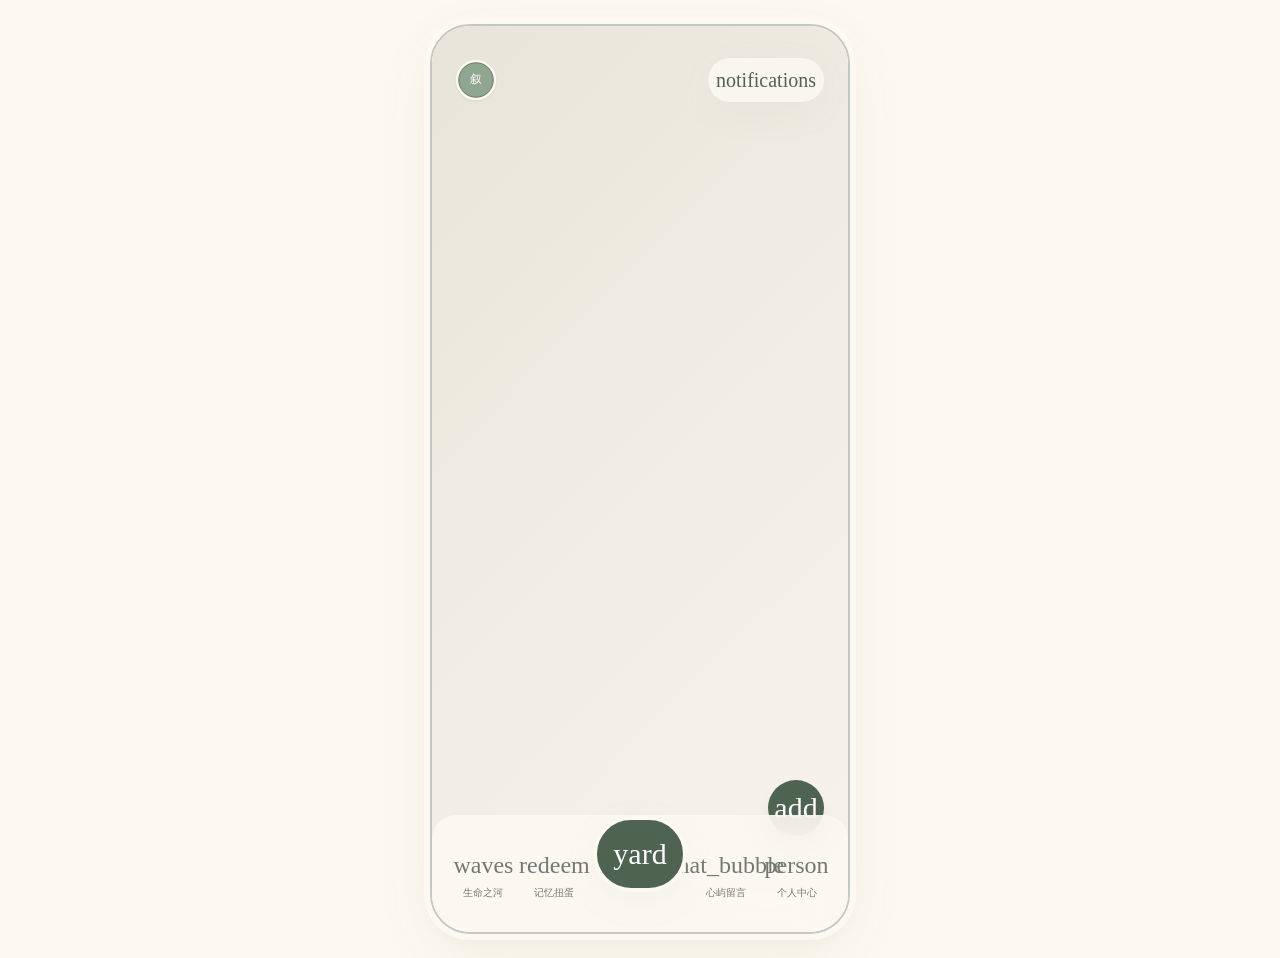
<file: index.html>
<!DOCTYPE html>
<html lang="zh-CN">
<head>
<meta charset="utf-8"/>
<meta name="viewport" content="width=device-width, initial-scale=1.0"/>
<title>叙己 · 记忆花园</title>
<style>
  * { margin: 0; padding: 0; box-sizing: border-box; }
  body {
    background: #fdf9f0;
    display: flex;
    align-items: center;
    justify-content: center;
    min-height: 100vh;
    padding: 24px;
    font-family: system-ui, sans-serif;
  }
  .phone-frame {
    position: relative;
    width: 100%;
    max-width: 420px;
    aspect-ratio: 9 / 19.5;
    border: 2px solid #c3c8c0;
    border-radius: 2.5rem;
    overflow: hidden;
    box-shadow:
      0 0 0 6px #fdf9f0,
      0 20px 60px rgba(78, 100, 81, 0.08),
      0 4px 16px rgba(78, 100, 81, 0.04);
    background: #fdf9f0;
  }
  .phone-frame iframe {
    width: 100%;
    height: 100%;
    border: none;
    border-radius: 2.2rem;
    display: block;
  }
</style>
</head>
<body>
  <div class="phone-frame">
    <iframe src="html.final.html" title="叙己记忆花园"></iframe>
  </div>
</body>
</html>
</file>
